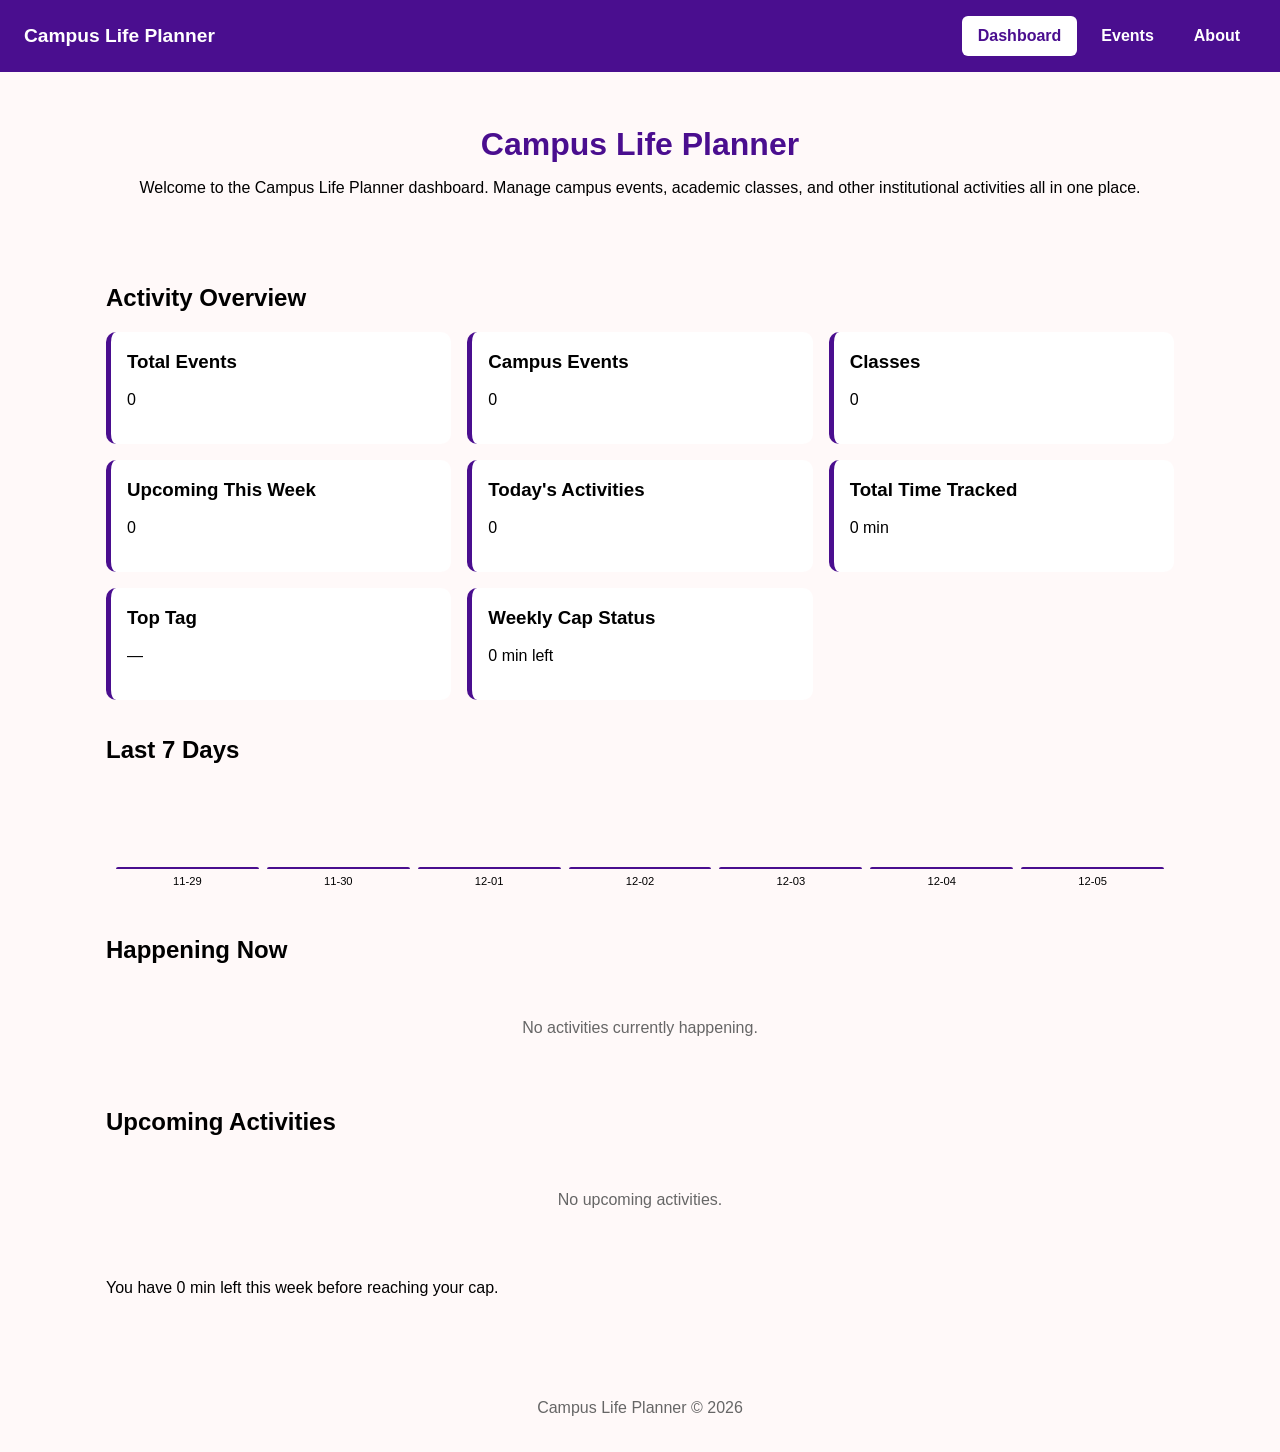
<file: index.html>
<!DOCTYPE html>
<html lang="en">
<head>
    <meta charset="UTF-8">
    <meta name="viewport" content="width=device-width, initial-scale=1.0">
    <title>Dashboard</title>

    <link rel="stylesheet" href="styles/style.css">

</head>

<body>

    <a href="#main-content" class="skip-link"> Skip to Content </a>
    <header>
        <nav aria-label="Main Navigation">
        <span class="nav-brand">Campus Life Planner</span>

        <div class="nav-links">
            <a href="index.html">Dashboard</a>
            <a href="events.html">Events</a>
            <a href="about.html"> About</a>
        </div>

        </nav>
    </header>
    

    <main id="main-content">

        <!--hero-->
        <section id="hero">
            <h1>Campus Life Planner</h1>
            <p>Welcome to the Campus Life Planner dashboard. Manage campus events, academic classes, and other institutional activities all in one place. </p>
        </section>

        <!--Stats-->
        <section id="dashboard-stats">
            <h2>Activity Overview</h2>

            <div class="stats-grid">
                <article class="stat-card">
                    <h3>Total Events</h3>
                    <p id="total-events">0</p>
                </article>

                <article class="stat-card">
                    <h3>Campus Events</h3>
                    <p id="campus-events-count">0</p>
                </article>

                <article class="stat-card">
                    <h3>Classes</h3>
                    <p id="classes-count">0</p>
                </article>

                <article class="stat-card">
                    <h3>Upcoming This Week</h3>
                    <p id="weekly-events">0</p>
                </article>

                <article class="stat-card">
                    <h3>Today's Activities</h3>
                    <p id="today-events">0</p>
                </article>

                <article class="stat-card">
                    <h3>Total Time Tracked</h3>
                    <p id="total-duration">0</p>
                </article>
                <article class="stat-card">
                    <h3>Top Tag</h3>
                    <p id="top-tag">—</p>
                </article>

                <article class="stat-card">
                    <h3>Weekly Cap Status</h3>
                    <p id="cap-status">—</p>
                </article>

            </div>
        </section>

        <!-- last 7 days trend chart -->
        <section id="weekly-trend">
            <h2>Last 7 Days</h2>
            <div id="trend-chart" class="trend-chart" role="img" aria-label="Bar chart of how many activities happened each day in the last 7 days"></div>
        </section>

        <!-- Currently happening events-->
        <section id="happening-now">
            <h2>Happening Now</h2>
            <div class="dashboard-cards" id="happening-now-container">
                <div class="empty-state"> No activities currently happening.</div>
            </div>
        </section>

        <!--upcoming events-->
        <section id="upcoming-events">
            <h2>Upcoming Activities</h2>
            <div class="dashboard-cards" id="upcoming-events-container">         
                <div class="empty-state">No upcoming activities. </div>
            </div>
        </section>

        <!-- Status-->
        <section
            id="status-region"
            aria-live="polite"
            role="status"
            class="visually-hidden">
        </section>

    </main>

    <footer>
        <p>Campus Life Planner © 2026</p>
    </footer>

    <script type="module" src="scripts/dashboard.js"></script>
    <script src="scripts/nav.js" defer></script>

</body>
</html>
</file>
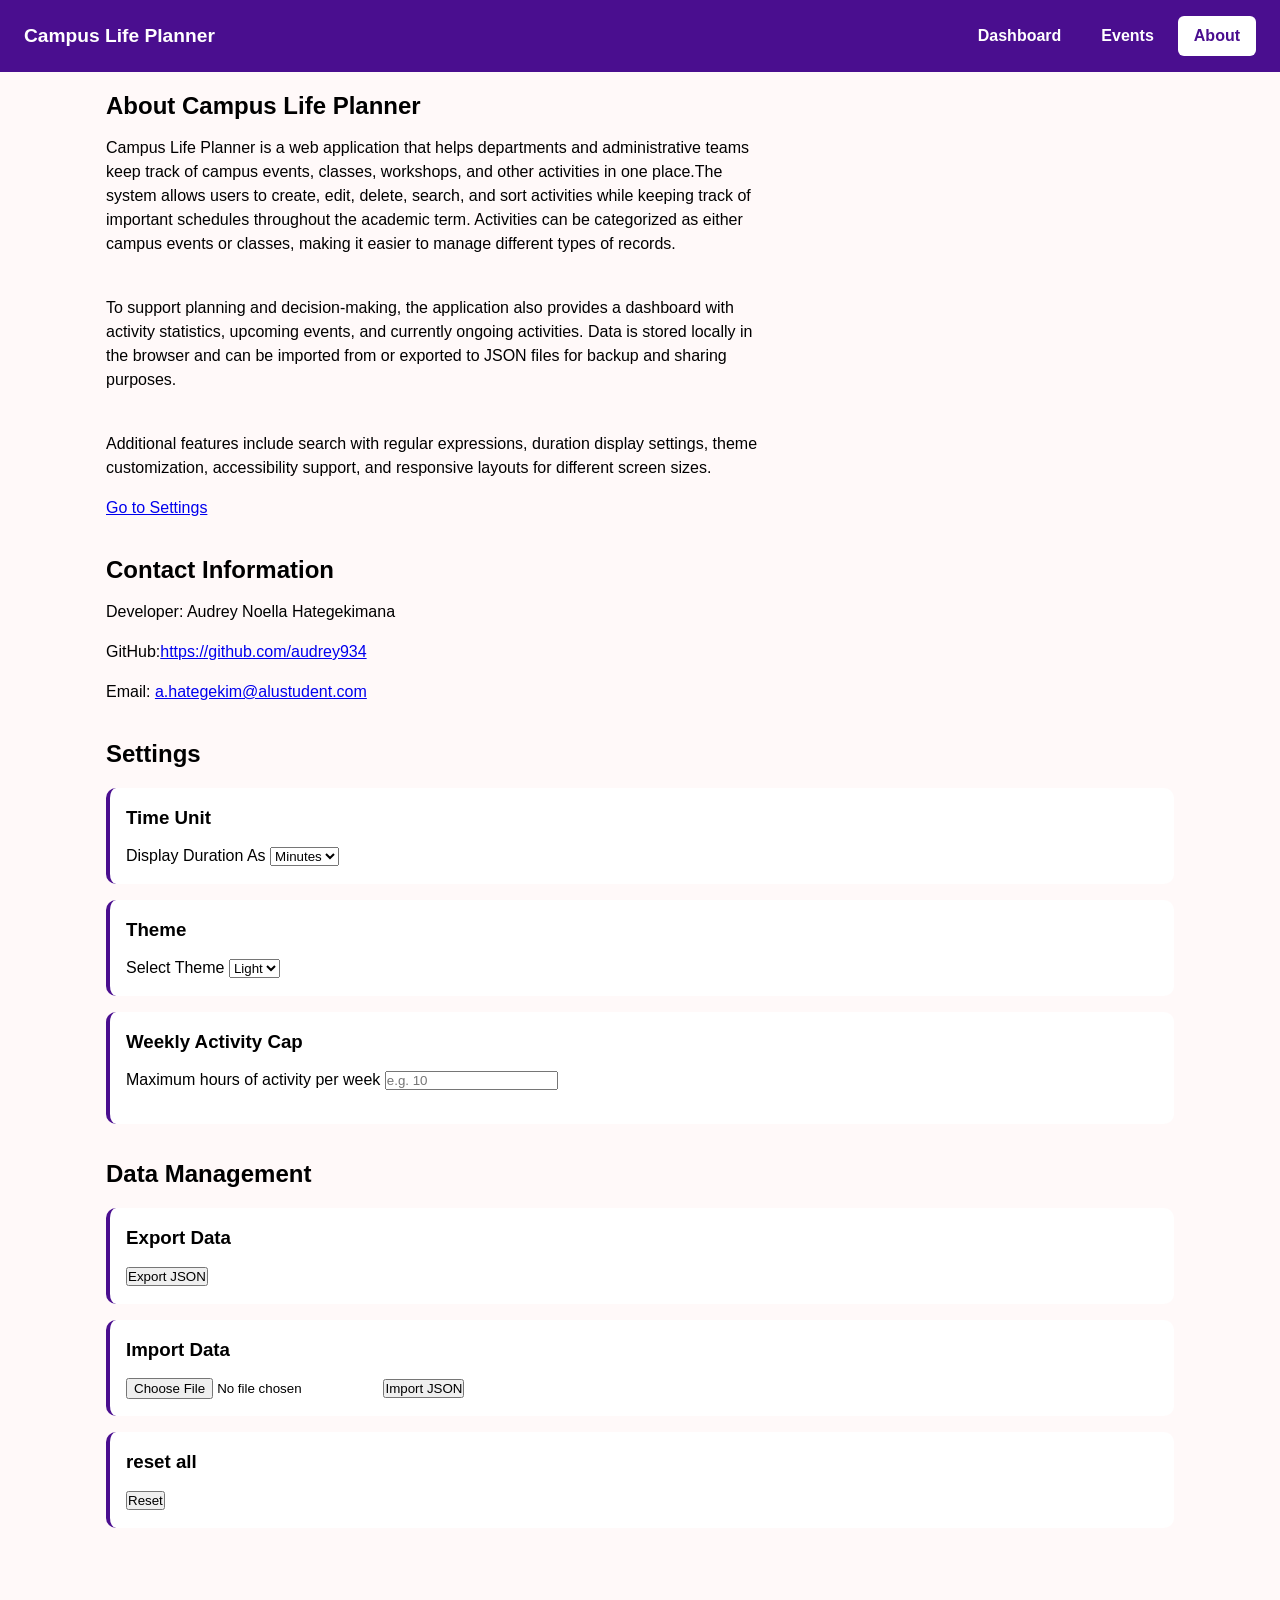
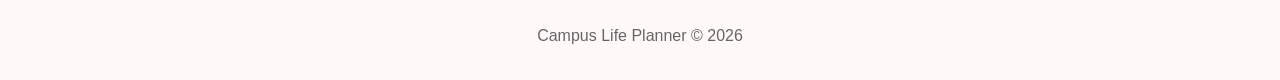
<file: about.html>
<!DOCTYPE html>
<html lang="en">
<head>
    <meta charset="UTF-8">
    <meta name="viewport" content="width=device-width, initial-scale=1.0">
    <title>Campus Life Planner | About</title>

    <link rel="stylesheet" href="styles/style.css">
</head>

<body>
    <a href="#main-content" class="skip-link">Skip to Content</a>

    <!-- navigation bar -->
    <header>
        <nav aria-label="Main Navigation">
        <span class="nav-brand">Campus Life Planner</span>

        <div class="nav-links">
            <a href="index.html">Dashboard</a>
            <a href="events.html">Events</a>
            <a href="about.html"> About</a>
        </div>
        </nav>
    </header>

    <main id="main-content">
        <!-- about section (basic info about the app) -->
        <section id="about-section">
            <h1>About Campus Life Planner</h1>
            <p>Campus Life Planner is a web application that helps departments and administrative teams keep track of campus events, classes, workshops, and other activities in one place.The system allows users to create, edit, delete, search, and sort activities while keeping track of important schedules throughout the academic term. Activities can be categorized as either campus events or classes, making it easier to manage different types of records.</p> <br>
            <p> To support planning and decision-making, the application also provides a dashboard with activity statistics, upcoming events, and currently ongoing activities. Data is stored locally in the browser and can be imported from or exported to JSON files for backup and sharing purposes.</p> <br>
            <p> Additional features include search with regular expressions, duration display settings, theme customization, accessibility support, and responsive layouts for different screen sizes.</p>
            <p><a href="#settings-section">Go to Settings</a></p>

        </section>

        <!-- contact details -->
        <section id="contact-section">

            <h2>Contact Information</h2>

            <p>Developer: Audrey Noella Hategekimana</p>
            <p>GitHub:<a href="https://github.com/audrey934" target="_blank">https://github.com/audrey934 </a> </p>
            <p> Email: <a href="mailto:a.hategekim@alustudent.com"> a.hategekim@alustudent.com </a>
            </p>

        </section>

        <!-- settings area (theme + time display options) -->
        <section id="settings-section">
            <h2>Settings</h2>
            <!-- time display setting -->
            <div class="setting-card">
                <h3>Time Unit</h3>
                <label for="time-unit"> Display Duration As </label>
                <select id="time-unit">
                    <option value="minutes">Minutes</option>
                    <option value="hours"> Hours </option>
                </select>
            </div>

            <!-- switching themes -->
            <div class="setting-card">
                <h3>Theme</h3>
                <label for="theme-select"> Select Theme </label>
                <select id="theme-select">
                    <option value="light">Light</option>
                    <option value="dark">Dark</option>
                </select>
            </div>
        
             <!-- weekly activity cap -->
            <div class="setting-card">
                <h3>Weekly Activity Cap</h3>
                <label for="weekly-cap">Maximum hours of activity per week</label>
                <input type="number" id="weekly-cap" min="0" step="0.5" placeholder="e.g. 10">
                <p id="cap-feedback" style="margin-top: 0.5rem; font-size: 0.9rem;"></p>
            </div>
        </section>
       
  

        <!-- data section-->
        <section id="data-section">
            <h2>Data Management</h2>
            <div class="setting-card">
                <h3>Export Data</h3>
                <button id="export-btn"> Export JSON</button>
            </div>

            <div class="setting-card">

                <h3>Import Data</h3>
                <input type="file" id="import-file" accept=".json">
                <button id="import-btn">Import JSON </button>
            </div>
            
            <div class="setting-card">
                <h3>reset all</h3>
                <button id="resetbtn"> Reset</button>
            </div>

        </section>


        <!-- screen reader feedback area -->
        <section id="status-region" role="status" aria-live="polite" class="visually-hidden">
        </section>

    </main>
    <footer>
        <p>Campus Life Planner © 2026</p>
    </footer>

    <script type="module" src="scripts/ui.js"></script>
    <script src="scripts/nav.js" defer></script>

</body>
</html>
</file>
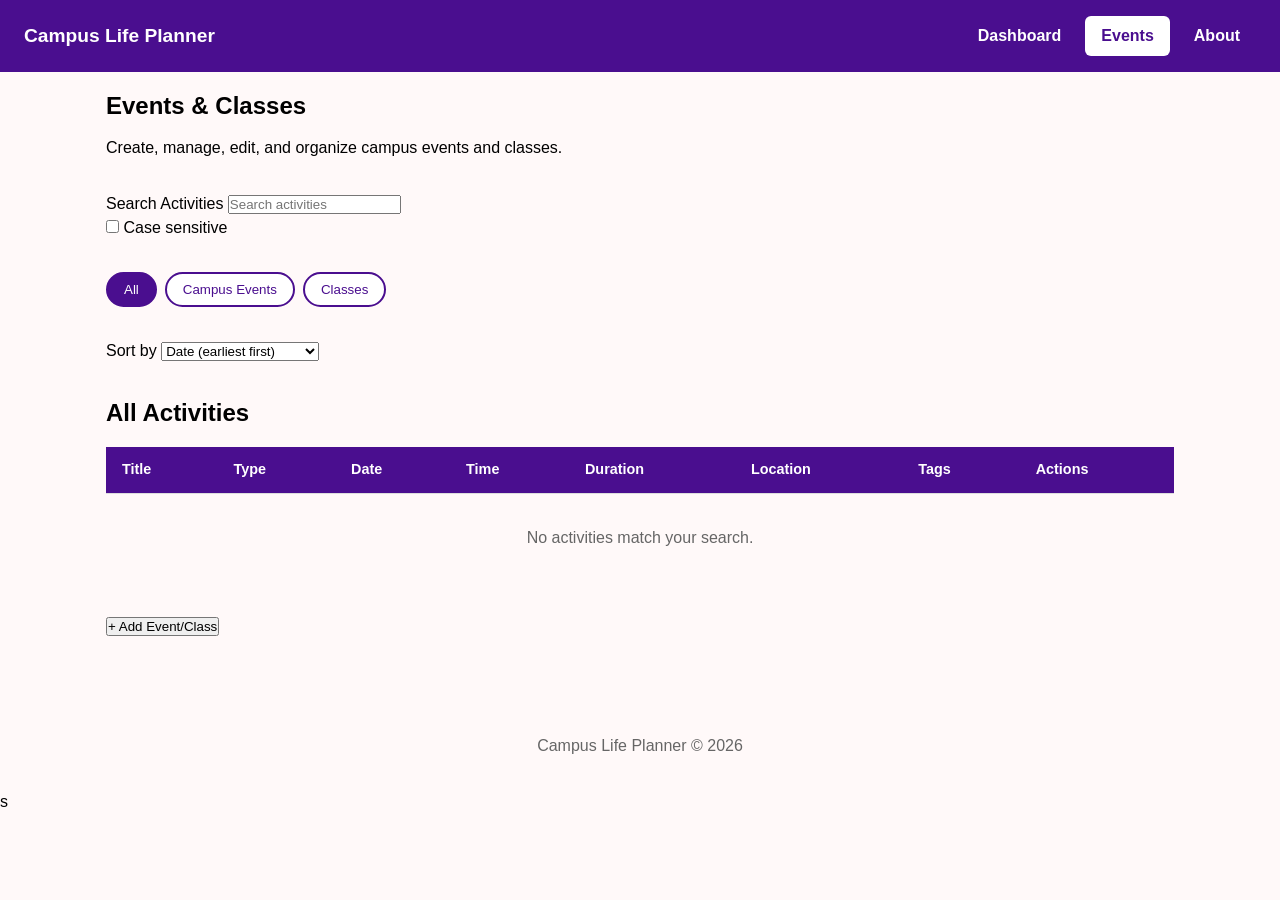
<file: events.html>
<!DOCTYPE html>
<html lang="en">
<head>
    <meta charset="UTF-8">
    <meta name="viewport" content="width=device-width, initial-scale=1.0"> 
    <title>Campus Life Planner | Events</title>

    <link rel="stylesheet" href="styles/style.css">
</head>

<body>
    <a href="#main-content" class="skip-link">Skip to Content</a>

    <header>
        <nav aria-label="Main Navigation">
        <span class="nav-brand">Campus Life Planner</span>
        <div class="nav-links">
            <a href="index.html"> Dashboard </a>
            <a href="events.html"> Events </a>
            <a href="about.html"> About </a>
        </div>
        </nav>
    </header>

    <main id="main-content">
        <section id="events-header">
            <h1>Events & Classes</h1>
            <p>Create, manage, edit, and organize campus events and classes.</p>
        </section>

        <!-- Search -->
        <section id="search-section">
            <label for="search">Search Activities</label>
            <input type="search" id="search" placeholder="Search activities">

            <div class="checkbox-group">
                <input type="checkbox" id="case-sensitive-toggle">
                <label for="case-sensitive-toggle">Case sensitive</label>
            </div>
        </section>

        <!-- Filter -->
        <section id="filter-section">
            <div class="filters">
                <button class="filter-btn active">All</button>
                <button class="filter-btn">Campus Events</button>
                <button class="filter-btn">Classes</button>
            </div>
        </section>

        <!-- Sort -->
        <section id="sort-section">
            <label for="sort-select">Sort by</label>
            <select id="sort-select">
                <option value="date-asc">Date (earliest first)</option>
                <option value="date-desc">Date (latest first)</option>
                <option value="title-asc">Title (A → Z)</option>
                <option value="title-desc">Title (Z → A)</option>
                <option value="duration-asc">Duration (shortest first)</option>
                <option value="duration-desc">Duration (longest first)</option>
            </select>
        </section>

        <!-- Activities Table -->
        <section id="activities-table-section">
            <h2>All Activities</h2>
            <div class="table-wrapper">
                <table id="activities-table" aria-label="Activities table">
                    <thead>
                        <tr>
                            <th scope="col">Title</th>
                            <th scope="col">Type</th>
                            <th scope="col">Date</th>
                            <th scope="col">Time</th>
                            <th scope="col">Duration</th>
                            <th scope="col">Location</th>
                            <th scope="col">Tags</th>
                            <th scope="col">Actions</th>
                        </tr>
                    </thead>
                    <tbody id="table-body"></tbody>
                </table>
            </div>
            <div id="table-empty" class="empty-state hidden">No activities match your search.</div>
        </section>

        <!-- Add Button -->
        <section id="add-section">
            <button id="add-record-btn">+ Add Event/Class</button>
        </section>

        <section id="form-modal" class="hidden">
            <div class="modal-content">
                <h2 id="form-heading">Add Event/Class</h2>
                <form id="activity-form">
                    <div class="form-group">
                        <label for="title">Title</label>
                        <input type="text" id="title" name="title" required>
                    </div>
                    <div class="form-group">
                        <label for="type">Activity Type</label>
                        <select id="type" name="type">
                            <option value="event">Campus Event</option>
                            <option value="class">Class</option>
                        </select>
                    </div>
                    <div class="form-row">
                        <div class="form-group">
                            <label for="start-date">Start Date</label>
                            <input type="date" id="start-date" name="start-date" required>
                        </div>
                        <div class="form-group">
                            <label for="end-date">End Date (optional)</label>
                            <input type="date" id="end-date" name="end-date">
                        </div>
                    </div>
                    <!-- Time-->
                    <div class="form-row">
                        <div class="form-group">
                            <label for="start-time">From</label>
                            <input type="time" id="start-time" name="start-time" required>
                        </div>
                        <div class="form-group">
                            <label for="end-time">To</label>
                            <input type="time" id="end-time" name="end-time" required>
                        </div>
                    </div>
                    <div class="form-group">
                         <label for="location">Location</label>
                         <input type="text" id="location" name="location" placeholder="e.g. Main Hall">
                    </div>
                    <div class="form-group">
                        <label for="tags">Tags</label>
                        <input type="text" id="tags" name="tags" placeholder="e.g. exam, sports, meeting">
                    </div>
                    <!-- Error -->
                    <div id="form-errors" role="alert" aria-live="assertive"></div>

                    <!-- submit/Cancel buttons -->
                    <div class="form-buttons">
                        <button type="submit">Save</button>
                        <button type="button" id="cancel-btn">Cancel</button>
                    </div>
                </form>
            </div>
        </section>

        <!-- Deleting activities -->
        <section id="delete-modal" class="hidden">
            <div class="modal-content">
                <h2>Delete Activity</h2>
                <p>Are you sure you want to delete this activity?</p>
                <button id="cancel-delete">No</button>
                <button id="confirm-delete">Yes</button>
            </div>
        </section>

        <!-- Status -->
        <section id="status-region" role="status" aria-live="polite" class="visually-hidden"></section>

    </main>

    <footer> 
        <p>Campus Life Planner © 2026</p>
    </footer>
    <script type="module" src="scripts/ui.js"></script>s
    <script src="scripts/nav.js" defer></script>

</body>
</html>
</file>
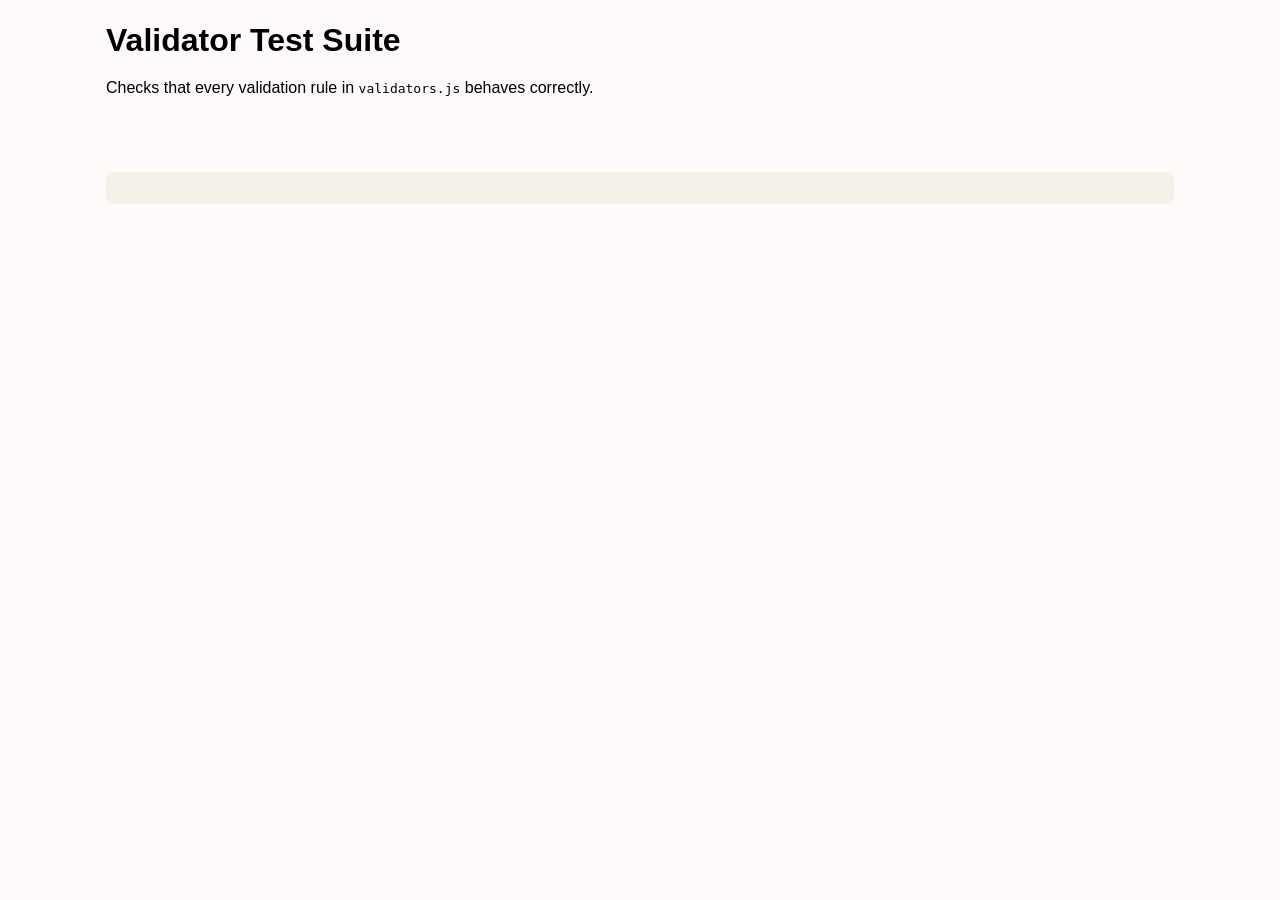
<file: tests.html>
<!DOCTYPE html>
<html lang="en">
<head>
    <meta charset="UTF-8">
    <meta name="viewport" content="width=device-width, initial-scale=1.0">
    <title>Campus Life Planner | Tests</title>
    <link rel="stylesheet" href="styles/style.css">
    <style>
        #test-results { padding: 1rem; list-style: none; }
        #test-results li { margin-bottom: 0.5rem; font-family: monospace; font-size: 14px; }
        .pass { color: #1D9E75; font-weight: bold; }
        .fail { color: #E24B4A; font-weight: bold; }
        .group-heading { font-size: 1rem; font-weight: bold; color: #4A0E8F; margin: 1.5rem 0 0.5rem; }
        #summary { font-size: 1rem; margin-top: 1.5rem; padding: 1rem; background: #F5F0E8; border-radius: 8px; }
    </style>
</head>
<body>
    <main id="main-content">

        <h1>Validator Test Suite</h1>
        <p>Checks that every validation rule in <code>validators.js</code> behaves correctly.</p>

        <ul id="test-results"></ul>
        <div id="summary"></div>

    </main>

    <script type="module">
        import { validateTitle, validateNumber, validateDate, validateTag, validateTime, detectDuplicateWords } from "./scripts/validators.js";
        import { compileRegex, matchesPattern, highlight } from "./scripts/search.js";
        function group(name) {
            currentGroup = name;
        }

        function assert(description, condition) {
            results.push({ group: currentGroup, description, passed: !!condition });
            if (condition) {
                passCount++;
            } else {
                failCount++;
            }
        }

        // validateTitle
        // Rule: no leading or trailing spaces, not empty
        
        group("validateTitle");

        assert(
            "accepts a normal title",
            validateTitle("Kwibuka Commemoration") === true
        );
        assert(
            "accepts a single word",
            validateTitle("Orientation") === true
        );
        assert(
            "rejects a leading space",
            validateTitle(" Kwibuka") === false
        );
        assert(
            "rejects a trailing space",
            validateTitle("Kwibuka ") === false
        );
        assert(
            "rejects an empty string",
            validateTitle("") === false
        );
        assert(
            "rejects a string of only spaces",
            validateTitle("   ") === false
        );
        
        // validateNumber
        // Rule: whole number or up to 2 decimal places, no negatives
        // Regex: /^(0|[1-9]\d*)(\.\d{1,2})?$/
       
        group("validateNumber");

        assert(
            "accepts a whole number",
            validateNumber("60") === true
        );
        assert(
            "accepts zero",
            validateNumber("0") === true
        );
        assert(
            "accepts one decimal place",
            validateNumber("1.5") === true
        );
        assert(
            "accepts two decimal places",
            validateNumber("12.50") === true
        );
        assert(
            "rejects more than two decimal places",
            validateNumber("1.234") === false
        );
        assert(
            "rejects a leading zero before a digit",
            validateNumber("01") === false
        );
        assert(
            "rejects letters",
            validateNumber("abc") === false
        );
        assert(
            "rejects a negative number",
            validateNumber("-5") === false
        );


        // validateDate
        // Rule: must be in YYYY-MM-DD format with valid month and day
        group("validateDate");

        assert(
            "accepts a valid date",
            validateDate("2026-06-19") === true
        );
        assert(
            "accepts January 1st",
            validateDate("2026-01-01") === true
        );
        assert(
            "rejects month 13",
            validateDate("2026-13-01") === false
        );
        assert(
            "rejects month 00",
            validateDate("2026-00-01") === false
        );
        assert(
            "rejects day 32",
            validateDate("2026-01-32") === false
        );
        assert(
            "rejects day 00",
            validateDate("2026-01-00") === false
        );
        assert(
            "rejects wrong format DD-MM-YYYY",
            validateDate("19-06-2026") === false
        );
        assert(
            "rejects missing dashes",
            validateDate("20260619") === false
        );

        // validateTag
        // Rule: letters and numbers, separated by spaces or hyphens

        group("validateTag");

        assert(
            "accepts a single word",
            validateTag("sports") === true
        );
        assert(
            "accepts a hyphenated tag",
            validateTag("study-group") === true
        );
        assert(
            "accepts letters and numbers together",
            validateTag("CS101") === true
        );
        assert(
            "accepts a tag with a space",
            validateTag("career fair") === true
        );
        assert(
            "rejects special characters",
            validateTag("exam!!!") === false
        );
        assert(
            "rejects an empty string",
            validateTag("") === false
        );
        assert(
            "rejects a tag starting with a hyphen",
            validateTag("-sports") === false
        );



        // validateTime
        // Regex: /^([01]\d|2[0-3]):[0-5]\d$/
     
        group("validateTime");

        assert(
            "accepts a valid afternoon time",
            validateTime("14:30") === true
        );
        assert(
            "accepts midnight",
            validateTime("00:00") === true
        );
        assert(
            "accepts end of day",
            validateTime("23:59") === true
        );
        assert(
            "rejects hour 24",
            validateTime("24:00") === false
        );
        assert(
            "rejects minutes 60",
            validateTime("12:60") === false
        );
        assert(
            "rejects missing colon",
            validateTime("1430") === false
        );
        assert(
            "rejects AM/PM format",
            validateTime("2:30 PM") === false
        );


  
        // detectDuplicateWords (advanced)
        // Rule: detects a word appearing twice in a row
        group("detectDuplicateWords");

        assert(
            "detects a repeated word",
            detectDuplicateWords("the the meeting") === true
        );
        assert(
            "detects repeated word case-insensitively",
            detectDuplicateWords("Exam Exam review") === true
        );
        assert(
            "detects repeated word at end of string",
            detectDuplicateWords("please review review") === true
        );
        assert(
            "returns false when no repeated words",
            detectDuplicateWords("career fair today") === false
        );
        assert(
            "returns false for normal sentence",
            detectDuplicateWords("Kwibuka Commemoration Event") === false
        );



        // compileRegex (safe regex compiler)

        group("compileRegex");

        assert(
            "returns a RegExp for a valid pattern",
            compileRegex("exam") instanceof RegExp
        );
        assert(
            "returns a RegExp with correct flags",
            compileRegex("exam", "i").flags === "i"
        );
        assert(
            "returns null for an invalid pattern",
            compileRegex("(unclosed") === null
        );
        assert(
            "returns null for an empty string",
            compileRegex("") === null
        );
        assert(
            "returns null for non-string input",
            compileRegex(null) === null
        );

//returns true if text matches regex, or if no regex given
        
        group("matchesPattern");

        assert(
            "returns true when text matches the regex",
            matchesPattern("Career Fair", compileRegex("career")) === true
        );
        assert(
            "returns false when text does not match",
            matchesPattern("Sports Day", compileRegex("exam")) === false
        );
        assert(
            "returns true when no regex is given",
            matchesPattern("anything", null) === true
        );


        group("highlight");

        assert(
            "wraps a match in mark tags",
            highlight("Career Fair", compileRegex("career")) === "<mark>Career</mark> Fair"
        );
        assert(
            "returns original text when no regex",
            highlight("Career Fair", null) === "Career Fair"
        );
        assert(
            "returns empty string safely when text is empty",
            highlight("", compileRegex("exam")) === ""
        );


       
        const list = document.getElementById("test-results");
        let lastGroup = "";

        results.forEach(r => {
            if (r.group !== lastGroup) {
                const heading = document.createElement("li");
                heading.className = "group-heading";
                heading.textContent = r.group;
                list.appendChild(heading);
                lastGroup = r.group;
            }

            const li = document.createElement("li");
            li.innerHTML = r.passed
                ? `<span class="pass">PASS</span> — ${r.description}`
                : `<span class="fail">FAIL</span> — ${r.description}`;
            list.appendChild(li);
        });

        const summary = document.getElementById("summary");
        summary.textContent = `${passCount} passed, ${failCount} failed out of ${results.length} total tests`;
        summary.style.color = failCount === 0 ? "#1D9E75" : "#E24B4A";

    </script>

</body>
</html>
</file>
<file: styles/style.css>
/* Reset default browser spacing */

* {
  margin: 0;
  padding: 0;
  box-sizing: border-box;
  }

body {
font-family: Arial, Helvetica, sans-serif;
background: #FFF9F9;
color: #000000;
line-height: 1.5;
}

/* General spacing */

h1,
h2,
h3 {
margin-bottom: 0.75rem;
}

p {
margin-bottom: 1rem;
}

section {
margin-bottom: 2rem;
}

/* Accessibility features */

.skip-link {
position: absolute;
top: -40px;
left: 0;
background: #4A0E8F;
color: white;
padding: 10px;
z-index: 1000;
transition: top 0.3s ease;
}

.skip-link:focus {
top: 0;
}

:focus {
outline: 3px solid #4A0E8F;
outline-offset: 2px;
}

/* Navigation bar */

header {
background: #4A0E8F;
padding: 1rem 1.5rem;


position: sticky;
top: 0;
z-index: 1000;
}

nav {
display: flex;
align-items: center;
justify-content: space-between;
flex-wrap: wrap;
gap: 1rem;
}

.nav-brand {
color: white;
font-weight: bold;
font-size: 1.2rem;
white-space: nowrap;
}

.nav-links {
display: flex;
gap: 0.5rem;
flex-wrap: wrap;
}

nav a {
color: white;
text-decoration: none;
font-weight: bold;
padding: 0.5rem 1rem;
border-radius: 6px;
transition: 0.2s ease;
}

nav a:hover {
background: rgba(255, 255, 255, 0.2);
}

.active-page {
background: white;
color: #4A0E8F;
}

/* Main page layout */

main {
padding: 1rem;
}

/* Dashboard welcome section */

#hero {
text-align: center;
padding: 2rem 1rem;
}

#hero h1 {
color: #4A0E8F;
font-size: 2rem;
margin-bottom: 0.5rem;
}

/* Dashboard statistics cards */

.stats-grid {
display: grid;
grid-template-columns: 1fr;
gap: 1rem;
margin-top: 1rem;
}

.stat-card {
background: #FFFFFF;
padding: 1rem;
border-radius: 10px;
border-left: 5px solid #4A0E8F;
}

/* last 7 days trend chart */
.trend-chart {
    display: flex;
    align-items: flex-end;
    gap: 8px;
    height: 120px;
    padding: 10px;
}

.trend-bar-wrap {
    display: flex;
    flex-direction: column;
    align-items: center;
    justify-content: flex-end;
    flex: 1;
    height: 100%;
}

.trend-bar {
    width: 100%;
    background: #4A0E8F;
    border-radius: 4px 4px 0 0;
    min-height: 2px;
    transition: height 0.3s ease;
}

.trend-label {
    font-size: 0.7rem;
    margin-top: 4px;
}

/* Dashboard activity cards */

.dashboard-cards {
display: grid;
grid-template-columns: repeat(auto-fit, minmax(240px, 1fr));
gap: 1rem;
margin-top: 1rem;
}

/* Shared dashboard card style */

.card {
background: #FFFFFF;
padding: 1rem;
border-radius: 10px;
border: 1px solid #ddd;
box-shadow: 0 4px 12px rgba(0, 0, 0, 0.08);
transition: transform 0.2s ease, box-shadow 0.2s ease;
}

.card:hover {
transform: translateY(-4px);
box-shadow: 0 8px 18px rgba(33, 10, 10, 0.12);
}

.dashboard-cards .empty-state {
grid-column: 1 / -1;
}

/* Event and class listing layout */

.records-grid {
display: grid;
grid-template-columns: 1fr;
gap: 1rem;
margin-top: 1rem;
}

.record-card {
padding: 1rem;
border-radius: 10px;
background: #FFFFFF;
border: 1px solid #ddd;
}

.record-card:nth-child(even) {
background: #D4C2E2;
}

/* Card text styling */

.card-title {
color: #4A0E8F;
font-size: 1.1rem;
margin-bottom: 0.5rem;
}

.card-meta {
font-size: 0.9rem;
color: #2D1B4E;
margin-bottom: 0.3rem;
}

.card-meta strong {
color: #7B4FBF;
}

.card-tag {
display: inline-block;
background: #F5F0E8;
color: #4A0E8F;
font-size: 0.75rem;
padding: 0.2rem 0.6rem;
border-radius: 20px;
margin-top: 0.5rem;
}

.card-type-badge {
display: inline-block;
font-size: 0.7rem;
font-weight: bold;
padding: 0.2rem 0.6rem;
border-radius: 20px;
margin-bottom: 0.5rem;
text-transform: uppercase;
}

.card-type-badge.event {
background: #4A0E8F;
color: #FFFFFF;
}

.card-type-badge.class {
background: #7B4FBF;
color: #FFFFFF;
}

/* Edit and delete buttons */

.card-actions {
margin-top: 1rem;
display: flex;
gap: 0.5rem;
}

button {
cursor: pointer;
}

.edit-btn,
.delete-btn {
padding: 0.4rem 0.8rem;
border: none;
border-radius: 6px;
}

.edit-btn {
background: #4A0E8F;
color: white;
}

.delete-btn {
background: #000000;
color: white;
}

/* Activity filters */

.filters {
display: flex;
gap: 0.5rem;
flex-wrap: wrap;
margin-top: 1rem;
}

.filter-btn {
padding: 0.5rem 1rem;
border: 2px solid #4A0E8F;
background: white;
color: #4A0E8F;
border-radius: 20px;
cursor: pointer;
transition: 0.2s;
}

.filter-btn.active {
background: #4A0E8F;
color: white;
}

/* Popup windows */

.hidden {
display: none !important;
}

#form-modal,
#delete-modal {
position: fixed;
inset: 0;
background: rgba(0, 0, 0, 0.5);
display: flex;
justify-content: center;
align-items: center;
z-index: 1000;
}

#form-modal.hidden,
#delete-modal.hidden {
pointer-events: none;
}

.modal-content {
background: white;
padding: 1.5rem;
width: 90%;
max-width: 400px;
border-radius: 10px;
z-index: 1001;
}

/* Form layout */

.form-group {
margin-bottom: 1rem;
}

.form-row {
display: flex;
flex-direction: column;
gap: 1rem;
}

/* Buttons inside forms */

.form-buttons {
display: flex;
justify-content: space-between;
margin-top: 1rem;
}

.form-buttons button {
padding: 0.5rem 1rem;
border-radius: 6px;
border: none;
}

.form-buttons button[type="submit"] {
background: #4A0E8F;
color: white;
}

.form-buttons button[type="button"] {
background: #ccc;
}

/* Settings section */

.setting-card {
background: white;
padding: 1rem;
border-radius: 10px;
margin-top: 1rem;
border-left: 4px solid #4A0E8F;
}

/* About page text */

#about-section p {
max-width: 75ch;
}

/* Message shown when there is no data */

.empty-state {
text-align: center;
color: #666;
padding: 2rem;
}

/* Search match highlighting */

mark {
background: #7B4FBF;
color: #FFFFFF;
padding: 0 3px;
border-radius: 3px;
}

/* Footer */

footer {
text-align: center;
padding: 1rem;
margin-top: 2rem;
color: #666;
}


/* Layout changes for tablets */

@media (min-width: 768px) {

    .stats-grid {
        grid-template-columns: repeat(2, 1fr);
    }

    .records-grid {
        grid-template-columns: repeat(2, 1fr);
    }

    .form-row {
        flex-direction: row;
    }

    nav {
        justify-content: space-between;
        gap: 2rem;
    }
}

/* Layout changes for desktop screens */

@media (min-width: 1024px) {

    .stats-grid {
        grid-template-columns: repeat(3, 1fr);
    }

    .records-grid {
        grid-template-columns: repeat(3, 1fr);
    }

    main {
        max-width: 1100px;
        margin: auto;
    }
}


/* Dark mode styles */

body.dark-theme {
background: #1A1422;
color: #F5F0E8;
}

body.dark-theme header {
background: #2D1B4E;
}

body.dark-theme .stat-card,
body.dark-theme .card,
body.dark-theme .record-card,
body.dark-theme .setting-card,
body.dark-theme .modal-content {
background: #2D1B4E;
color: #F5F0E8;
border-color: #4A3868;
}

body.dark-theme .card-meta {
color: #E8E8E8;
}

body.dark-theme .card-meta strong {
color: #AF8FE0;
}

body.dark-theme .card-title {
color: #C9A8F5;
}

body.dark-theme .filter-btn {
background: #000000;
color: #C9A8F5;
border-color: #7B4FBF;
}

body.dark-theme .filter-btn.active {
background: #7B4FBF;
color: #FFFFFF;
}

body.dark-theme input,
body.dark-theme select {
background: #2D1B4E;
color: #F5F0E8;
border-color: #4A3868;
}

body.dark-theme footer {
color: #AAA;
}


/* ── Activities table (events page) ── */

.table-wrapper {
    overflow-x: auto;
    margin-top: 1rem;
}

#activities-table {
    width: 100%;
    border-collapse: collapse;
    font-size: 0.9rem;
}

#activities-table th,
#activities-table td {
    padding: 0.75rem 1rem;
    text-align: left;
    border-bottom: 1px solid #ddd;
}

#activities-table thead tr {
    background: #4A0E8F;
    color: white;
}

#activities-table tbody tr:hover {
    background: #F5F0E8;
    transition: background 0.15s ease;
}

#activities-table td.row-actions {
    display: flex;
    gap: 0.5rem;
    align-items: center;
}

/* Third breakpoint — small mobile, stacks table as labeled rows */
@media (max-width: 480px) {
    #activities-table thead {
        display: none;
    }

    #activities-table,
    #activities-table tbody,
    #activities-table tr,
    #activities-table td {
        display: block;
        width: 100%;
    }

    #activities-table tr {
        margin-bottom: 1rem;
        border: 1px solid #ddd;
        border-radius: 8px;
        overflow: hidden;
    }

    #activities-table td {
        display: flex;
        align-items: center;
        gap: 0.5rem;
        padding: 0.5rem 1rem;
        border-bottom: 1px solid #eee;
    }

    #activities-table td::before {
        content: attr(data-label) ": ";
        font-weight: bold;
        color: #4A0E8F;
        min-width: 90px;
        flex-shrink: 0;
    }

    #activities-table td.row-actions::before {
        content: "";
        min-width: 0;
    }
}

/* Dark mode for table */
body.dark-theme #activities-table thead tr {
    background: #2D1B4E;
}

body.dark-theme #activities-table tbody tr:hover {
    background: #3a2460;
}

body.dark-theme #activities-table th,
body.dark-theme #activities-table td {
    border-color: #4A3868;
}
</file>
